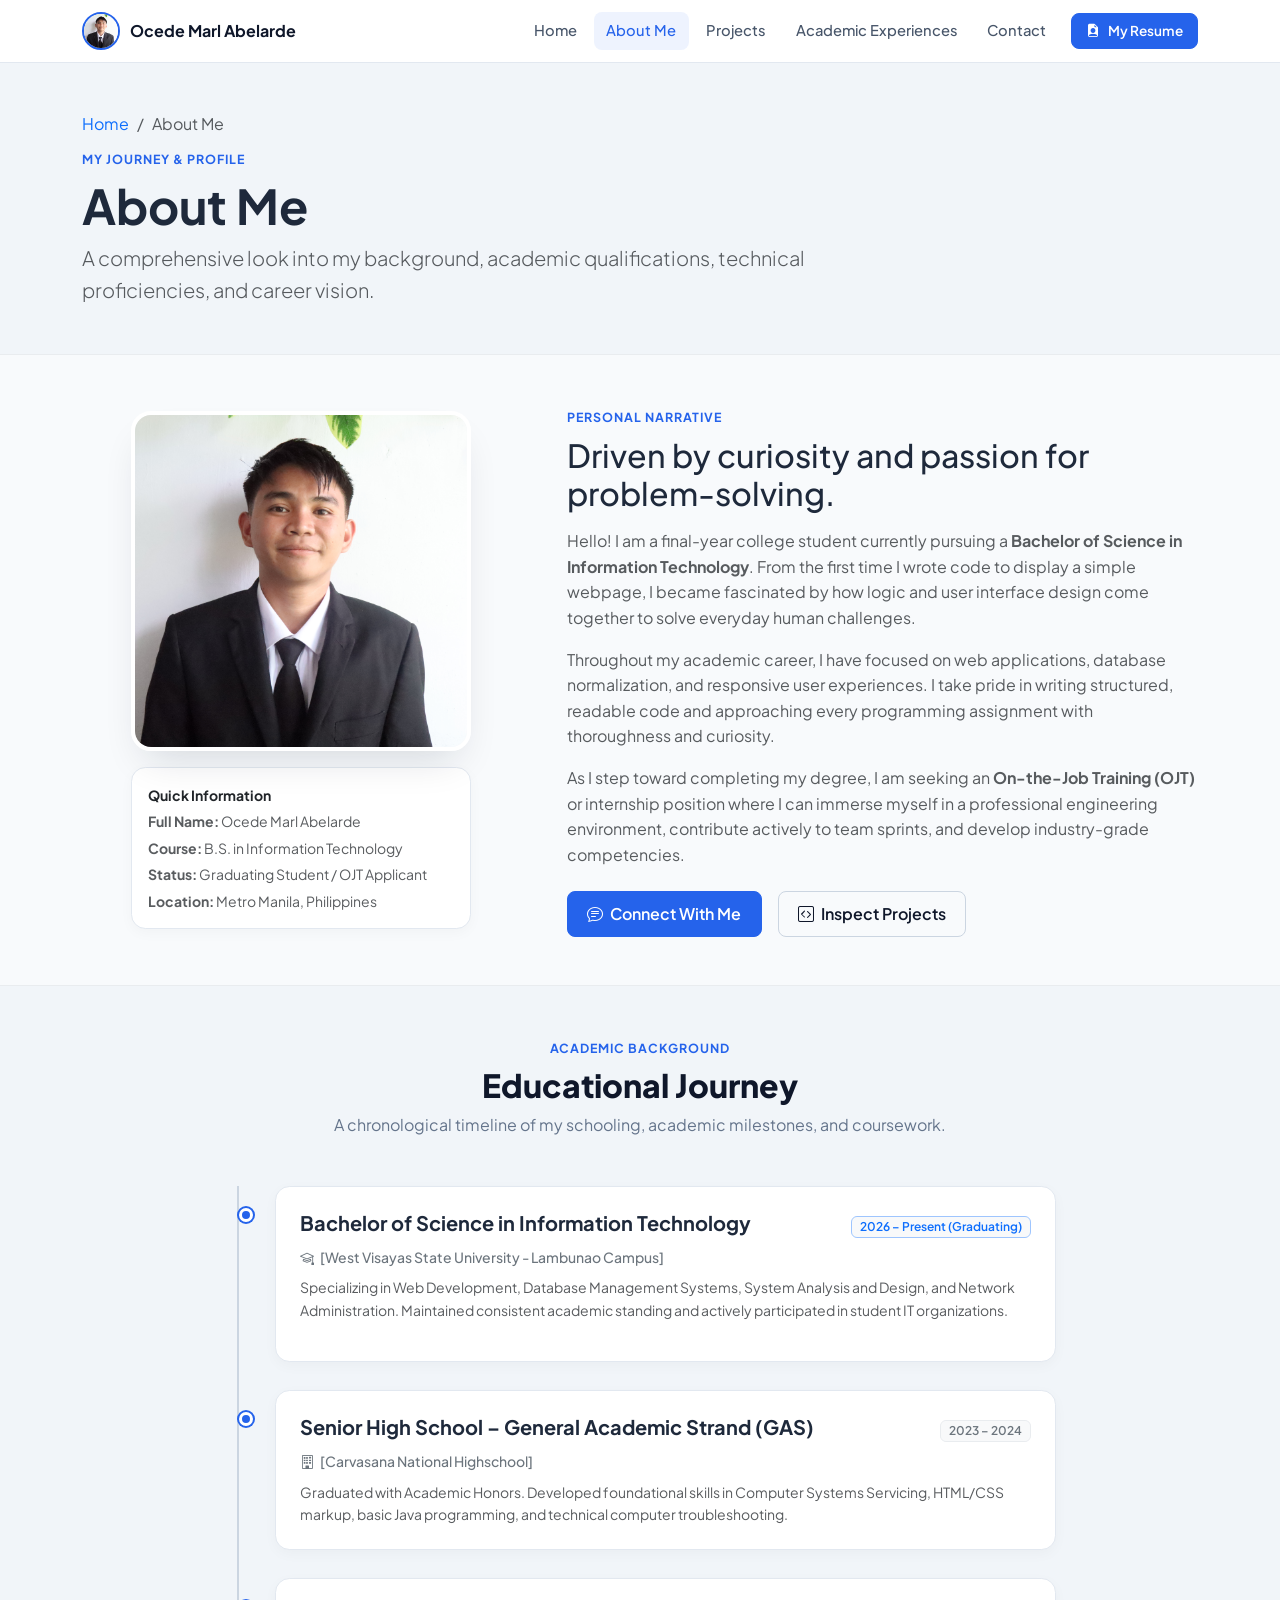
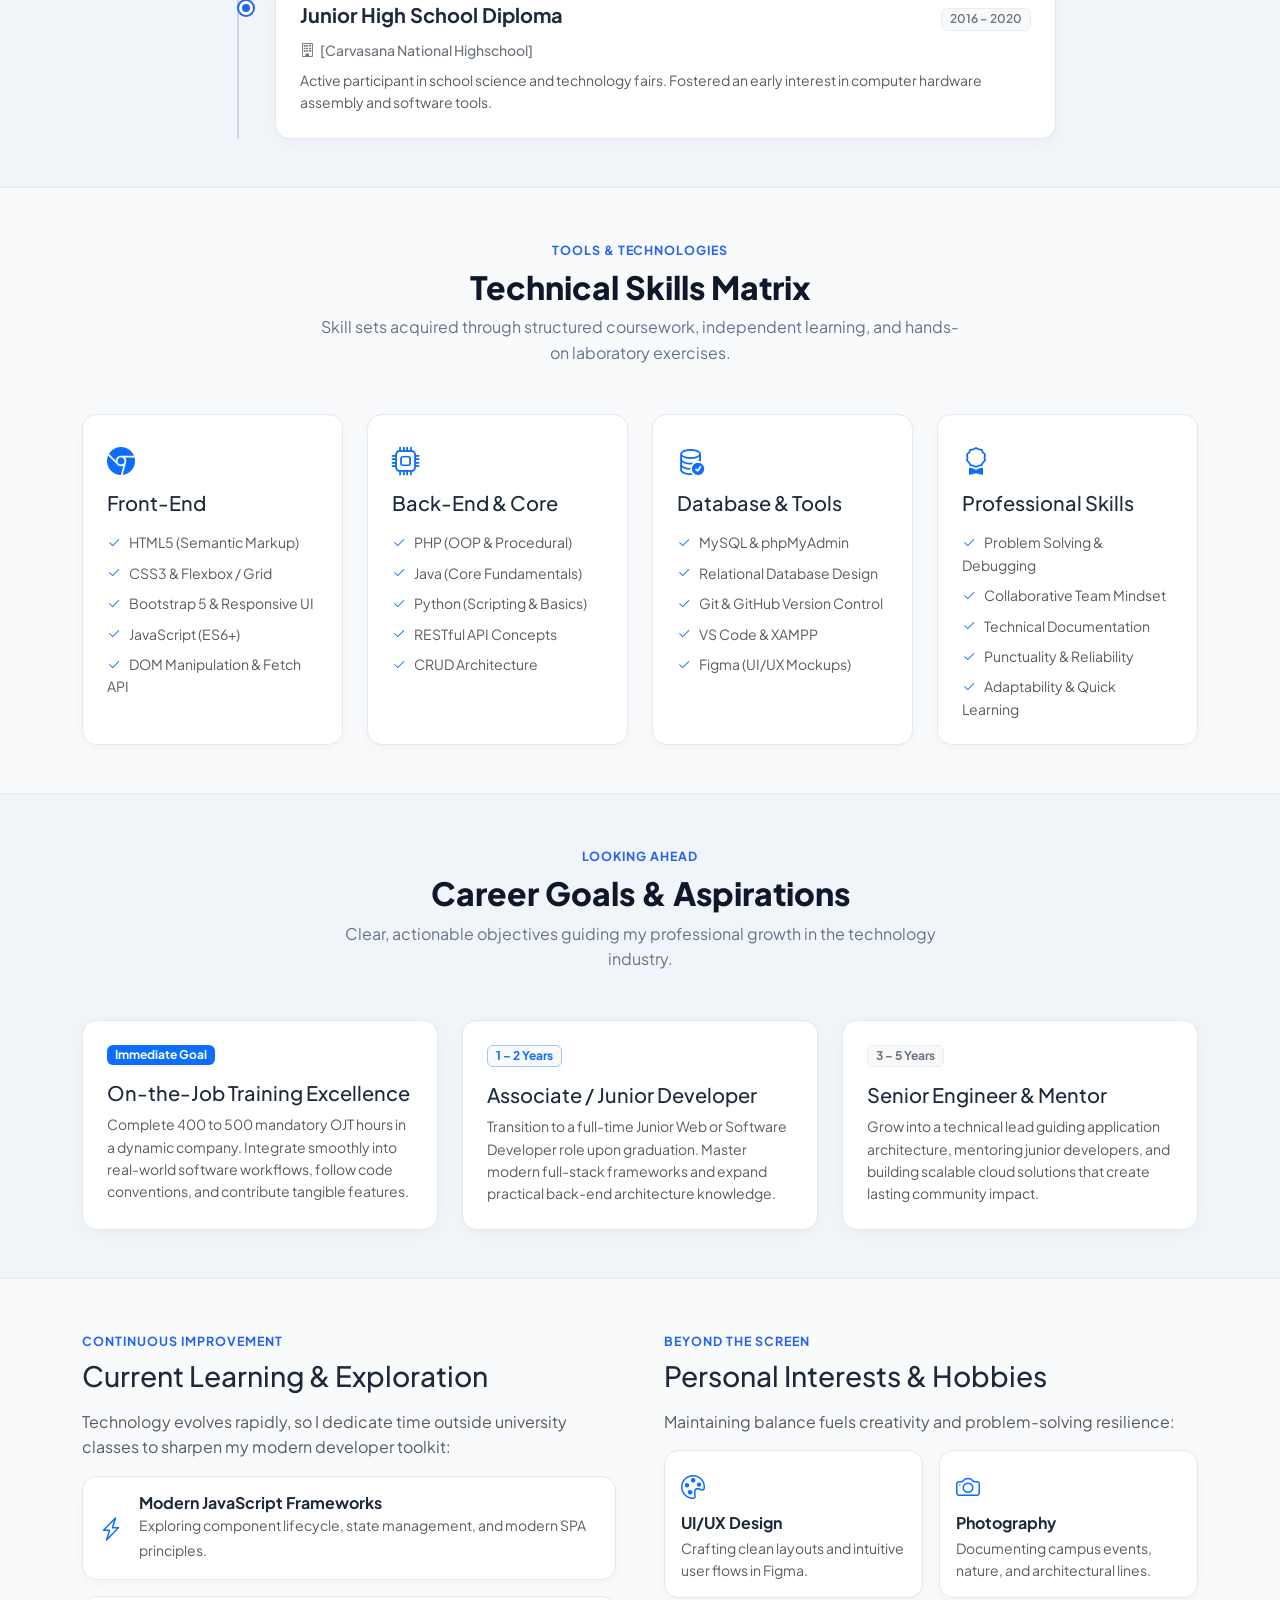
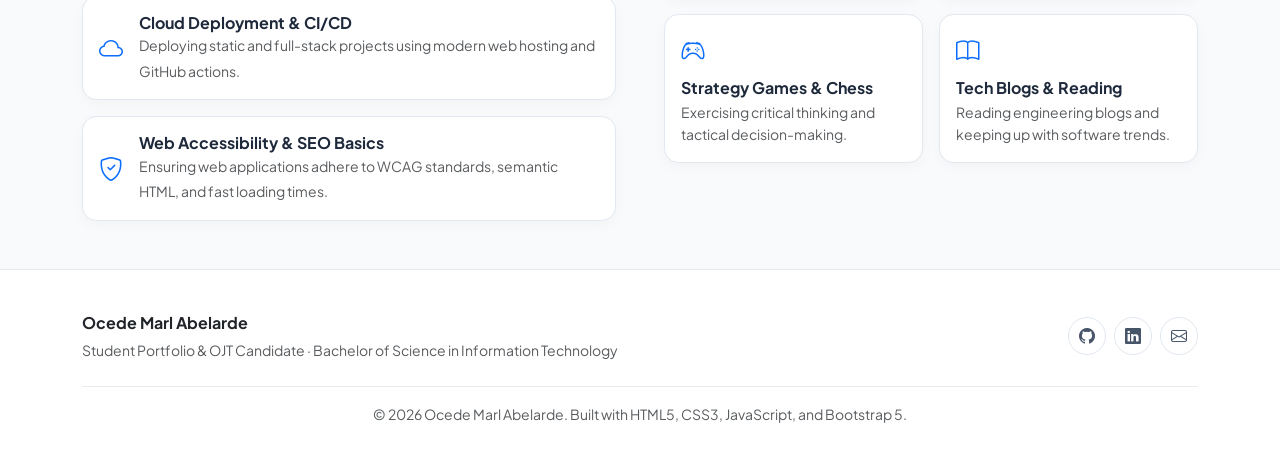
<file: public/about.html>
<!DOCTYPE html>
<html lang="en">
<head>
  <meta charset="UTF-8" />
  <meta name="viewport" content="width=device-width, initial-scale=1.0" />
  
  <!-- EDITABLE: Page Title & Meta -->
  <title>About Me | Ocede Marl Abelarde - Student Portfolio</title>
  <meta name="description" content="Learn about Ocede Marl Abelarde's personal background, educational journey, technical skills, and career goals." />
  <meta property="og:title" content="About Me | Ocede Marl Abelarde" />
  <meta property="og:description" content="Personal background, education, and career aspirations for On-the-Job Training." />
  <meta property="og:type" content="website" />

  <!-- Google Fonts: Plus Jakarta Sans -->
  <link rel="preconnect" href="https://fonts.googleapis.com" />
  <link rel="preconnect" href="https://fonts.gstatic.com" crossorigin />
  <link href="https://fonts.googleapis.com/css2?family=Plus+Jakarta+Sans:wght@400;500;600;700;800&display=swap" rel="stylesheet" />

  <!-- Bootstrap 5 CSS via CDN -->
  <link href="https://cdn.jsdelivr.net/npm/bootstrap@5.3.3/dist/css/bootstrap.min.css" rel="stylesheet" />
  
  <!-- Bootstrap Icons via CDN -->
  <link rel="stylesheet" href="https://cdn.jsdelivr.net/npm/bootstrap-icons@1.11.3/font/bootstrap-icons.min.css" />

  <!-- Custom Stylesheet -->
  <link rel="stylesheet" href="css/styles.css" />
</head>
<body>

  <!-- ==============================================================================
       HEADER / NAVIGATION BAR
       ============================================================================== -->
  <header>
    <nav class="navbar navbar-expand-lg navbar-custom sticky-top">
      <div class="container">
        <!-- Personal Brand Avatar Photo & Name in Header -->
        <a class="navbar-brand-wrapper" href="index.html">
          <img src="IMG_3016 (2).JPG" alt="Ocede Marl Abelarde" class="brand-avatar" />
          <span class="brand-name">Ocede Marl Abelarde</span>
        </a>

        <!-- Mobile Menu Toggle Button -->
        <button class="navbar-toggler border-0 shadow-none" type="button" data-bs-toggle="collapse" data-bs-target="#navbarContent" aria-controls="navbarContent" aria-expanded="false" aria-label="Toggle navigation">
          <i class="bi bi-list fs-2 text-dark"></i>
        </button>

        <!-- Navigation Links -->
        <div class="collapse navbar-collapse" id="navbarContent">
          <ul class="navbar-nav ms-auto mb-2 mb-lg-0 align-items-lg-center gap-1">
            <li class="nav-item">
              <a class="nav-link nav-link-custom" href="index.html">Home</a>
            </li>
            <li class="nav-item">
              <a class="nav-link nav-link-custom active" href="about.html">About Me</a>
            </li>
            <li class="nav-item">
              <a class="nav-link nav-link-custom" href="projects.html">Projects</a>
            </li>
            <li class="nav-item">
              <a class="nav-link nav-link-custom" href="tour.html">Academic Experiences</a>
            </li>
            <li class="nav-item">
              <a class="nav-link nav-link-custom" href="contact.html">Contact</a>
            </li>
            <li class="nav-item ms-lg-2 mt-2 mt-lg-0">
              <a class="btn btn-primary-custom btn-sm-custom" href="resume.html">
                <i class="bi bi-file-earmark-person-fill"></i> My Resume
              </a>
            </li>
          </ul>
        </div>
      </div>
    </nav>
  </header>

  <main>
    <!-- ==============================================================================
         PAGE HEADER
         ============================================================================== -->
    <section class="py-5 bg-subtle-section border-bottom border-light-subtle">
      <div class="container">
        <nav aria-label="breadcrumb">
          <ol class="breadcrumb small mb-2">
            <li class="breadcrumb-item"><a href="index.html">Home</a></li>
            <li class="breadcrumb-item active" aria-current="page">About Me</li>
          </ol>
        </nav>
        <div class="row align-items-center">
          <div class="col-lg-8">
            <span class="section-kicker">My Journey & Profile</span>
            <h1 class="display-5 fw-bold mb-2">About Me</h1>
            <p class="lead text-muted mb-0">
              A comprehensive look into my background, academic qualifications, technical proficiencies, and career vision.
            </p>
          </div>
        </div>
      </div>
    </section>

    <!-- ==============================================================================
         SECTION 1: BIOGRAPHY & PERSONAL BACKGROUND
         ============================================================================== -->
    <section class="py-5">
      <div class="container">
        <div class="row align-items-center g-5">
          <!-- Profile Photo with Details -->
          <div class="col-lg-5 text-center">
            <div class="hero-profile-container mx-auto">
              <!-- EDITABLE: Profile Picture -->
              <img src="IMG_3016 (2).JPG" alt="Ocede Marl Abelarde" class="hero-profile-img" />
              <div class="card-custom p-3 mt-3 text-start">
                <div class="small fw-bold text-dark mb-1">Quick Information</div>
                <div class="small text-muted mb-1">
                  <strong>Full Name:</strong> Ocede Marl Abelarde
                </div>
                <div class="small text-muted mb-1">
                  <strong>Course:</strong> B.S. in Information Technology
                </div>
                <div class="small text-muted mb-1">
                  <strong>Status:</strong> Graduating Student / OJT Applicant
                </div>
                <div class="small text-muted">
                  <strong>Location:</strong> Metro Manila, Philippines
                </div>
              </div>
            </div>
          </div>

          <!-- Biography Narrative -->
          <div class="col-lg-7">
            <span class="section-kicker">Personal Narrative</span>
            <h2 class="h2 mb-3">Driven by curiosity and passion for problem-solving.</h2>
            
            <!-- EDITABLE: Personal Background Description -->
            <p class="text-muted">
              Hello! I am a final-year college student currently pursuing a <strong>Bachelor of Science in Information Technology</strong>. From the first time I wrote code to display a simple webpage, I became fascinated by how logic and user interface design come together to solve everyday human challenges.
            </p>
            <p class="text-muted">
              Throughout my academic career, I have focused on web applications, database normalization, and responsive user experiences. I take pride in writing structured, readable code and approaching every programming assignment with thoroughness and curiosity.
            </p>
            <p class="text-muted">
              As I step toward completing my degree, I am seeking an <strong>On-the-Job Training (OJT)</strong> or internship position where I can immerse myself in a professional engineering environment, contribute actively to team sprints, and develop industry-grade competencies.
            </p>

            <div class="d-flex flex-wrap gap-3 mt-4">
              <a href="contact.html" class="btn btn-primary-custom">
                <i class="bi bi-chat-text"></i> Connect With Me
              </a>
              <a href="projects.html" class="btn btn-outline-custom">
                <i class="bi bi-code-square"></i> Inspect Projects
              </a>
            </div>
          </div>
        </div>
      </div>
    </section>

    <!-- ==============================================================================
         SECTION 2: EDUCATIONAL JOURNEY & TIMELINE
         ============================================================================== -->
    <section class="py-5 bg-subtle-section border-top border-bottom border-light-subtle">
      <div class="container">
        <div class="section-title-wrap text-center mb-5">
          <span class="section-kicker">Academic Background</span>
          <h2 class="section-title">Educational Journey</h2>
          <p class="section-subtitle mx-auto">
            A chronological timeline of my schooling, academic milestones, and coursework.
          </p>
        </div>

        <div class="row justify-content-center">
          <div class="col-lg-9">
            <div class="timeline ps-2">
              
              <!-- College / Tertiary Education -->
              <!-- EDITABLE: College Details -->
              <div class="timeline-item">
                <div class="timeline-dot"></div>
                <div class="card-custom p-4">
                  <div class="d-flex flex-wrap justify-content-between align-items-baseline mb-2">
                    <h3 class="h5 mb-0 fw-bold">Bachelor of Science in Information Technology</h3>
                    <span class="badge bg-light text-primary border border-primary-subtle fw-semibold">2026 – Present (Graduating)</span>
                  </div>
                  <div class="text-secondary fw-medium small mb-2">
                    <i class="bi bi-mortarboard me-1"></i> [West Visayas State University - Lambunao Campus]
                  </div>
                  <p class="small text-muted mb-3">
                    Specializing in Web Development, Database Management Systems, System Analysis and Design, and Network Administration. Maintained consistent academic standing and actively participated in student IT organizations.
                  </p>
                </div>
              </div>

              <!-- Senior High School -->
              <!-- EDITABLE: Senior High School Details -->
              <div class="timeline-item">
                <div class="timeline-dot"></div>
                <div class="card-custom p-4">
                  <div class="d-flex flex-wrap justify-content-between align-items-baseline mb-2">
                    <h3 class="h5 mb-0 fw-bold">Senior High School – General Academic Strand (GAS)</h3>
                    <span class="badge bg-light text-secondary border border-light-subtle fw-semibold">2023 – 2024</span>
                  </div>
                  <div class="text-secondary fw-medium small mb-2">
                    <i class="bi bi-building me-1"></i> [Carvasana National Highschool]
                  </div>
                  <p class="small text-muted mb-0">
                    Graduated with Academic Honors. Developed foundational skills in Computer Systems Servicing, HTML/CSS markup, basic Java programming, and technical computer troubleshooting.
                  </p>
                </div>
              </div>

              <!-- Junior High School -->
              <!-- EDITABLE: Junior High School Details -->
              <div class="timeline-item">
                <div class="timeline-dot"></div>
                <div class="card-custom p-4">
                  <div class="d-flex flex-wrap justify-content-between align-items-baseline mb-2">
                    <h3 class="h5 mb-0 fw-bold">Junior High School Diploma</h3>
                    <span class="badge bg-light text-secondary border border-light-subtle fw-semibold">2016 – 2020</span>
                  </div>
                  <div class="text-secondary fw-medium small mb-2">
                    <i class="bi bi-building me-1"></i> [Carvasana National Highschool]
                  </div>
                  <p class="small text-muted mb-0">
                    Active participant in school science and technology fairs. Fostered an early interest in computer hardware assembly and software tools.
                  </p>
                </div>
              </div>

            </div>
          </div>
        </div>
      </div>
    </section>

    <!-- ==============================================================================
         SECTION 3: TECHNICAL SKILLS MATRIX
         ============================================================================== -->
    <section class="py-5">
      <div class="container">
        <div class="section-title-wrap text-center mb-5">
          <span class="section-kicker">Tools & Technologies</span>
          <h2 class="section-title">Technical Skills Matrix</h2>
          <p class="section-subtitle mx-auto">
            Skill sets acquired through structured coursework, independent learning, and hands-on laboratory exercises.
          </p>
        </div>

        <div class="row g-4">
          <!-- Column 1: Front-End Web -->
          <div class="col-md-6 col-lg-3">
            <div class="card-custom p-4">
              <div class="text-primary fs-3 mb-2"><i class="bi bi-browser-chrome"></i></div>
              <h3 class="h5 mb-3">Front-End</h3>
              <ul class="list-unstyled small text-muted mb-0 d-flex flex-column gap-2">
                <li><i class="bi bi-check2 text-primary me-2"></i>HTML5 (Semantic Markup)</li>
                <li><i class="bi bi-check2 text-primary me-2"></i>CSS3 & Flexbox / Grid</li>
                <li><i class="bi bi-check2 text-primary me-2"></i>Bootstrap 5 & Responsive UI</li>
                <li><i class="bi bi-check2 text-primary me-2"></i>JavaScript (ES6+)</li>
                <li><i class="bi bi-check2 text-primary me-2"></i>DOM Manipulation & Fetch API</li>
              </ul>
            </div>
          </div>

          <!-- Column 2: Back-End & Languages -->
          <div class="col-md-6 col-lg-3">
            <div class="card-custom p-4">
              <div class="text-primary fs-3 mb-2"><i class="bi bi-cpu"></i></div>
              <h3 class="h5 mb-3">Back-End & Core</h3>
              <ul class="list-unstyled small text-muted mb-0 d-flex flex-column gap-2">
                <li><i class="bi bi-check2 text-primary me-2"></i>PHP (OOP & Procedural)</li>
                <li><i class="bi bi-check2 text-primary me-2"></i>Java (Core Fundamentals)</li>
                <li><i class="bi bi-check2 text-primary me-2"></i>Python (Scripting & Basics)</li>
                <li><i class="bi bi-check2 text-primary me-2"></i>RESTful API Concepts</li>
                <li><i class="bi bi-check2 text-primary me-2"></i>CRUD Architecture</li>
              </ul>
            </div>
          </div>

          <!-- Column 3: Databases & Tools -->
          <div class="col-md-6 col-lg-3">
            <div class="card-custom p-4">
              <div class="text-primary fs-3 mb-2"><i class="bi bi-database-check"></i></div>
              <h3 class="h5 mb-3">Database & Tools</h3>
              <ul class="list-unstyled small text-muted mb-0 d-flex flex-column gap-2">
                <li><i class="bi bi-check2 text-primary me-2"></i>MySQL & phpMyAdmin</li>
                <li><i class="bi bi-check2 text-primary me-2"></i>Relational Database Design</li>
                <li><i class="bi bi-check2 text-primary me-2"></i>Git & GitHub Version Control</li>
                <li><i class="bi bi-check2 text-primary me-2"></i>VS Code & XAMPP</li>
                <li><i class="bi bi-check2 text-primary me-2"></i>Figma (UI/UX Mockups)</li>
              </ul>
            </div>
          </div>

          <!-- Column 4: Soft Skills -->
          <div class="col-md-6 col-lg-3">
            <div class="card-custom p-4">
              <div class="text-primary fs-3 mb-2"><i class="bi bi-award"></i></div>
              <h3 class="h5 mb-3">Professional Skills</h3>
              <ul class="list-unstyled small text-muted mb-0 d-flex flex-column gap-2">
                <li><i class="bi bi-check2 text-primary me-2"></i>Problem Solving & Debugging</li>
                <li><i class="bi bi-check2 text-primary me-2"></i>Collaborative Team Mindset</li>
                <li><i class="bi bi-check2 text-primary me-2"></i>Technical Documentation</li>
                <li><i class="bi bi-check2 text-primary me-2"></i>Punctuality & Reliability</li>
                <li><i class="bi bi-check2 text-primary me-2"></i>Adaptability & Quick Learning</li>
              </ul>
            </div>
          </div>
        </div>
      </div>
    </section>

    <!-- ==============================================================================
         SECTION 4: CAREER GOALS & ASPIRATIONS
         ============================================================================== -->
    <section class="py-5 bg-subtle-section border-top border-bottom border-light-subtle">
      <div class="container">
        <div class="section-title-wrap text-center mb-5">
          <span class="section-kicker">Looking Ahead</span>
          <h2 class="section-title">Career Goals & Aspirations</h2>
          <p class="section-subtitle mx-auto">
            Clear, actionable objectives guiding my professional growth in the technology industry.
          </p>
        </div>

        <div class="row g-4">
          <!-- Immediate Goal: OJT -->
          <div class="col-md-4">
            <div class="card-custom p-4">
              <span class="badge bg-primary text-white mb-3 align-self-start">Immediate Goal</span>
              <h3 class="h5 mb-2">On-the-Job Training Excellence</h3>
              <p class="small text-muted mb-0">
                Complete 400 to 500 mandatory OJT hours in a dynamic company. Integrate smoothly into real-world software workflows, follow code conventions, and contribute tangible features.
              </p>
            </div>
          </div>

          <!-- Short-Term Goal -->
          <div class="col-md-4">
            <div class="card-custom p-4">
              <span class="badge bg-light text-primary border border-primary-subtle mb-3 align-self-start">1 – 2 Years</span>
              <h3 class="h5 mb-2">Associate / Junior Developer</h3>
              <p class="small text-muted mb-0">
                Transition to a full-time Junior Web or Software Developer role upon graduation. Master modern full-stack frameworks and expand practical back-end architecture knowledge.
              </p>
            </div>
          </div>

          <!-- Long-Term Vision -->
          <div class="col-md-4">
            <div class="card-custom p-4">
              <span class="badge bg-light text-secondary border border-light-subtle mb-3 align-self-start">3 – 5 Years</span>
              <h3 class="h5 mb-2">Senior Engineer & Mentor</h3>
              <p class="small text-muted mb-0">
                Grow into a technical lead guiding application architecture, mentoring junior developers, and building scalable cloud solutions that create lasting community impact.
              </p>
            </div>
          </div>
        </div>
      </div>
    </section>

    <!-- ==============================================================================
         SECTION 5: PERSONAL INTERESTS & CURRENT LEARNING
         ============================================================================== -->
    <section class="py-5">
      <div class="container">
        <div class="row g-5">
          <!-- Left: Current Learning Focus -->
          <div class="col-lg-6">
            <span class="section-kicker">Continuous Improvement</span>
            <h2 class="h3 mb-3">Current Learning & Exploration</h2>
            <p class="text-muted">
              Technology evolves rapidly, so I dedicate time outside university classes to sharpen my modern developer toolkit:
            </p>
            <div class="card-custom p-3 mb-3">
              <div class="d-flex align-items-center gap-3">
                <i class="bi bi-lightning-charge text-primary fs-4"></i>
                <div>
                  <h4 class="h6 mb-0 fw-bold">Modern JavaScript Frameworks</h4>
                  <small class="text-muted">Exploring component lifecycle, state management, and modern SPA principles.</small>
                </div>
              </div>
            </div>
            <div class="card-custom p-3 mb-3">
              <div class="d-flex align-items-center gap-3">
                <i class="bi bi-cloud text-primary fs-4"></i>
                <div>
                  <h4 class="h6 mb-0 fw-bold">Cloud Deployment & CI/CD</h4>
                  <small class="text-muted">Deploying static and full-stack projects using modern web hosting and GitHub actions.</small>
                </div>
              </div>
            </div>
            <div class="card-custom p-3">
              <div class="d-flex align-items-center gap-3">
                <i class="bi bi-shield-check text-primary fs-4"></i>
                <div>
                  <h4 class="h6 mb-0 fw-bold">Web Accessibility & SEO Basics</h4>
                  <small class="text-muted">Ensuring web applications adhere to WCAG standards, semantic HTML, and fast loading times.</small>
                </div>
              </div>
            </div>
          </div>

          <!-- Right: Personal Interests & Hobbies -->
          <div class="col-lg-6">
            <span class="section-kicker">Beyond The Screen</span>
            <h2 class="h3 mb-3">Personal Interests & Hobbies</h2>
            <p class="text-muted">
              Maintaining balance fuels creativity and problem-solving resilience:
            </p>
            <div class="row g-3">
              <div class="col-sm-6">
                <div class="card-custom p-3">
                  <i class="bi bi-palette text-primary fs-4 mb-2"></i>
                  <h4 class="h6 fw-bold mb-1">UI/UX Design</h4>
                  <p class="small text-muted mb-0">Crafting clean layouts and intuitive user flows in Figma.</p>
                </div>
              </div>
              <div class="col-sm-6">
                <div class="card-custom p-3">
                  <i class="bi bi-camera text-primary fs-4 mb-2"></i>
                  <h4 class="h6 fw-bold mb-1">Photography</h4>
                  <p class="small text-muted mb-0">Documenting campus events, nature, and architectural lines.</p>
                </div>
              </div>
              <div class="col-sm-6">
                <div class="card-custom p-3">
                  <i class="bi bi-controller text-primary fs-4 mb-2"></i>
                  <h4 class="h6 fw-bold mb-1">Strategy Games & Chess</h4>
                  <p class="small text-muted mb-0">Exercising critical thinking and tactical decision-making.</p>
                </div>
              </div>
              <div class="col-sm-6">
                <div class="card-custom p-3">
                  <i class="bi bi-book text-primary fs-4 mb-2"></i>
                  <h4 class="h6 fw-bold mb-1">Tech Blogs & Reading</h4>
                  <p class="small text-muted mb-0">Reading engineering blogs and keeping up with software trends.</p>
                </div>
              </div>
            </div>
          </div>
        </div>
      </div>
    </section>
  </main>

  <!-- ==============================================================================
       FOOTER
       ============================================================================== -->
  <footer class="footer-custom">
    <div class="container">
      <div class="row align-items-center gy-3">
        <div class="col-md-6 text-center text-md-start">
          <div class="fw-bold text-dark mb-1">Ocede Marl Abelarde</div>
          <p class="small text-muted mb-0">
            Student Portfolio & OJT Candidate · Bachelor of Science in Information Technology
          </p>
        </div>
        <div class="col-md-6 text-center text-md-end">
          <div class="d-inline-flex gap-2">
            <a href="https://github.com/abelardeocedemarl07" target="_blank" rel="noopener noreferrer" class="footer-social-link" title="GitHub">
              <i class="bi bi-github"></i>
            </a>
            <a href="https://linkedin.com" target="_blank" rel="noopener noreferrer" class="footer-social-link" title="LinkedIn">
              <i class="bi bi-linkedin"></i>
            </a>
            <a href="mailto:abelardeocedemarl07@gmail.com" class="footer-social-link" title="Send Email">
              <i class="bi bi-envelope"></i>
            </a>
          </div>
        </div>
      </div>
      <div class="border-top border-light-subtle mt-4 pt-3 text-center text-muted small">
        <p class="mb-0">
          &copy; 2026 Ocede Marl Abelarde. Built with HTML5, CSS3, JavaScript, and Bootstrap 5.
        </p>
      </div>
    </div>
  </footer>

  <!-- Back to Top Button -->
  <button id="backToTopBtn" class="btn-back-to-top" title="Back to top" aria-label="Back to top">
    <i class="bi bi-arrow-up"></i>
  </button>

  <!-- Bootstrap 5 JS Bundle via CDN -->
  <script src="https://cdn.jsdelivr.net/npm/bootstrap@5.3.3/dist/js/bootstrap.bundle.min.js"></script>

  <!-- Custom JavaScript -->
  <script src="js/script.js"></script>
</body>
</html>
</file>
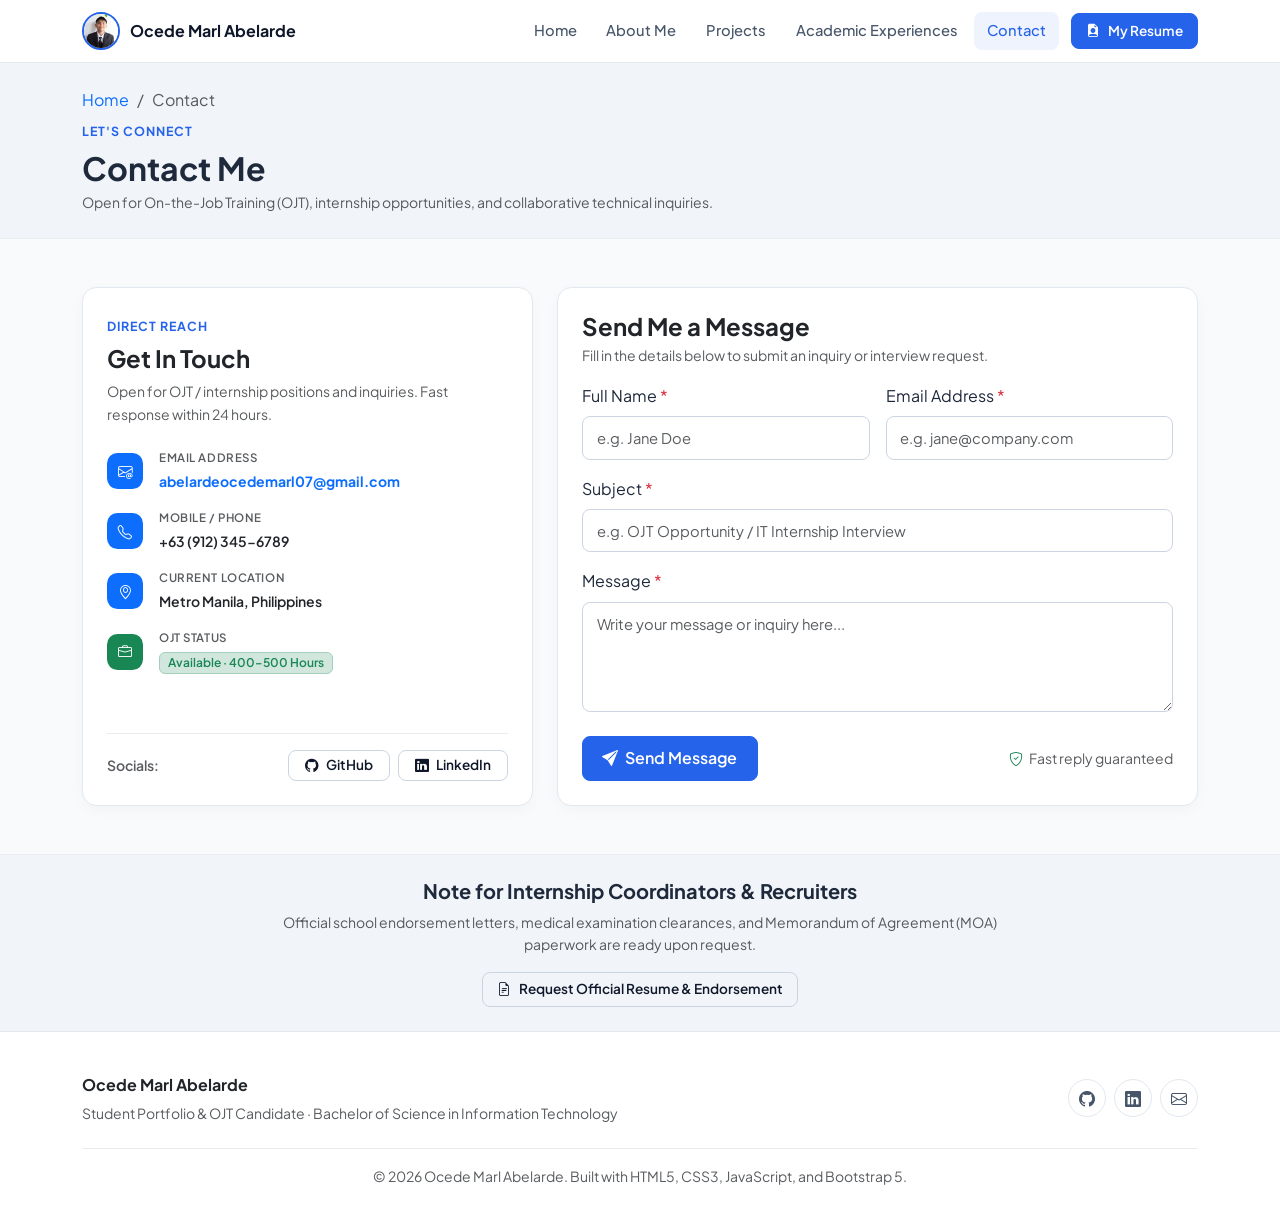
<file: public/contact.html>
<!DOCTYPE html>
<html lang="en">
<head>
  <meta charset="UTF-8" />
  <meta name="viewport" content="width=device-width, initial-scale=1.0" />
  
  <!-- EDITABLE: Page Title & Meta -->
  <title>Contact Me | Ocede Marl Abelarde - Student Portfolio</title>
  <meta name="description" content="Get in touch with Ocede Marl Abelarde for On-the-Job Training (OJT), internship opportunities, academic inquiries, or collaborative projects." />
  <meta property="og:title" content="Contact Me | Ocede Marl Abelarde" />
  <meta property="og:description" content="Reach out regarding OJT opportunities, internships, or web development projects." />
  <meta property="og:type" content="website" />

  <!-- Google Fonts: Plus Jakarta Sans -->
  <link rel="preconnect" href="https://fonts.googleapis.com" />
  <link rel="preconnect" href="https://fonts.gstatic.com" crossorigin />
  <link href="https://fonts.googleapis.com/css2?family=Plus+Jakarta+Sans:wght@400;500;600;700;800&display=swap" rel="stylesheet" />

  <!-- Bootstrap 5 CSS via CDN -->
  <link href="https://cdn.jsdelivr.net/npm/bootstrap@5.3.3/dist/css/bootstrap.min.css" rel="stylesheet" />
  
  <!-- Bootstrap Icons via CDN -->
  <link rel="stylesheet" href="https://cdn.jsdelivr.net/npm/bootstrap-icons@1.11.3/font/bootstrap-icons.min.css" />

  <!-- Custom Stylesheet -->
  <link rel="stylesheet" href="css/styles.css" />
</head>
<body>

  <!-- ==============================================================================
       HEADER / NAVIGATION BAR
       ============================================================================== -->
  <header>
    <nav class="navbar navbar-expand-lg navbar-custom sticky-top">
      <div class="container">
        <!-- Personal Brand Avatar Photo & Name in Header -->
        <a class="navbar-brand-wrapper" href="index.html">
          <img src="IMG_3016 (2).JPG" alt="Ocede Marl Abelarde" class="brand-avatar" />
          <span class="brand-name">Ocede Marl Abelarde</span>
        </a>

        <!-- Mobile Menu Toggle Button -->
        <button class="navbar-toggler border-0 shadow-none" type="button" data-bs-toggle="collapse" data-bs-target="#navbarContent" aria-controls="navbarContent" aria-expanded="false" aria-label="Toggle navigation">
          <i class="bi bi-list fs-2 text-dark"></i>
        </button>

        <!-- Navigation Links -->
        <div class="collapse navbar-collapse" id="navbarContent">
          <ul class="navbar-nav ms-auto mb-2 mb-lg-0 align-items-lg-center gap-1">
            <li class="nav-item">
              <a class="nav-link nav-link-custom" href="index.html">Home</a>
            </li>
            <li class="nav-item">
              <a class="nav-link nav-link-custom" href="about.html">About Me</a>
            </li>
            <li class="nav-item">
              <a class="nav-link nav-link-custom" href="projects.html">Projects</a>
            </li>
            <li class="nav-item">
              <a class="nav-link nav-link-custom" href="tour.html">Academic Experiences</a>
            </li>
            <li class="nav-item">
              <a class="nav-link nav-link-custom active" href="contact.html">Contact</a>
            </li>
            <li class="nav-item ms-lg-2 mt-2 mt-lg-0">
              <a class="btn btn-primary-custom btn-sm-custom" href="resume.html">
                <i class="bi bi-file-earmark-person-fill"></i> My Resume
              </a>
            </li>
          </ul>
        </div>
      </div>
    </nav>
  </header>

  <main>
    <!-- ==============================================================================
         PAGE HEADER
         ============================================================================== -->
    <section class="py-4 bg-subtle-section border-bottom border-light-subtle">
      <div class="container">
        <nav aria-label="breadcrumb">
          <ol class="breadcrumb small mb-1">
            <li class="breadcrumb-item"><a href="index.html">Home</a></li>
            <li class="breadcrumb-item active" aria-current="page">Contact</li>
          </ol>
        </nav>
        <div class="row align-items-center">
          <div class="col-lg-8">
            <span class="section-kicker">Let's Connect</span>
            <h1 class="h2 fw-bold mb-1">Contact Me</h1>
            <p class="text-muted small mb-0">
              Open for On-the-Job Training (OJT), internship opportunities, and collaborative technical inquiries.
            </p>
          </div>
        </div>
      </div>
    </section>

    <!-- ==============================================================================
         CONTACT INFORMATION & FORM SECTION
         ============================================================================== -->
    <section class="py-4 py-lg-5">
      <div class="container">
        <div class="row g-4 align-items-stretch">

          <!-- Left Column: Compact Contact Info Card -->
          <div class="col-lg-5">
            <div class="card-custom p-4 h-100 d-flex flex-column justify-content-between">
              <div>
                <span class="section-kicker">Direct Reach</span>
                <h2 class="h4 fw-bold mb-2 text-dark">Get In Touch</h2>
                <p class="text-muted small mb-4">
                  Open for OJT / internship positions and inquiries. Fast response within 24 hours.
                </p>

                <!-- Compact Contact Items List -->
                <div class="d-flex flex-column gap-3 mb-4">
                  <!-- Email Address -->
                  <!-- EDITABLE: Your Email Address -->
                  <div class="d-flex align-items-center gap-3">
                    <div class="brand-initials bg-primary text-white" style="width: 36px; height: 36px; min-width: 36px; font-size: 0.9rem;">
                      <i class="bi bi-envelope-at"></i>
                    </div>
                    <div class="overflow-hidden">
                      <div class="text-muted fw-semibold" style="font-size: 0.72rem; text-transform: uppercase; letter-spacing: 0.05em;">Email Address</div>
                      <a href="mailto:abelardeocedemarl07@gmail.com" class="text-primary fw-bold small text-break">
                        abelardeocedemarl07@gmail.com
                      </a>
                    </div>
                  </div>

                  <!-- Phone Number -->
                  <!-- EDITABLE: Your Phone Number -->
                  <div class="d-flex align-items-center gap-3">
                    <div class="brand-initials bg-primary text-white" style="width: 36px; height: 36px; min-width: 36px; font-size: 0.9rem;">
                      <i class="bi bi-telephone"></i>
                    </div>
                    <div>
                      <div class="text-muted fw-semibold" style="font-size: 0.72rem; text-transform: uppercase; letter-spacing: 0.05em;">Mobile / Phone</div>
                      <span class="small fw-semibold text-dark">+63 (912) 345-6789</span>
                    </div>
                  </div>

                  <!-- Location -->
                  <!-- EDITABLE: Your Location -->
                  <div class="d-flex align-items-center gap-3">
                    <div class="brand-initials bg-primary text-white" style="width: 36px; height: 36px; min-width: 36px; font-size: 0.9rem;">
                      <i class="bi bi-geo-alt"></i>
                    </div>
                    <div>
                      <div class="text-muted fw-semibold" style="font-size: 0.72rem; text-transform: uppercase; letter-spacing: 0.05em;">Current Location</div>
                      <span class="small fw-semibold text-dark">Metro Manila, Philippines</span>
                    </div>
                  </div>

                  <!-- OJT Availability Status -->
                  <div class="d-flex align-items-center gap-3">
                    <div class="brand-initials bg-success text-white" style="width: 36px; height: 36px; min-width: 36px; font-size: 0.9rem;">
                      <i class="bi bi-briefcase"></i>
                    </div>
                    <div>
                      <div class="text-muted fw-semibold" style="font-size: 0.72rem; text-transform: uppercase; letter-spacing: 0.05em;">OJT Status</div>
                      <span class="badge bg-success-subtle text-success border border-success-subtle fw-semibold">
                        Available · 400–500 Hours
                      </span>
                    </div>
                  </div>
                </div>
              </div>

              <!-- Social Links Integrated at Bottom of Card -->
              <div class="pt-3 border-top border-light-subtle d-flex align-items-center justify-content-between flex-wrap gap-2">
                <span class="small text-muted fw-semibold">Socials:</span>
                <div class="d-flex gap-2">
                  <!-- EDITABLE: GitHub Profile Link -->
                  <a href="https://github.com/abelardeocedemarl07" target="_blank" rel="noopener noreferrer" class="btn btn-outline-custom btn-sm-custom py-1 px-3" title="GitHub">
                    <i class="bi bi-github"></i> GitHub
                  </a>
                  <!-- EDITABLE: LinkedIn Profile Link -->
                  <a href="https://linkedin.com" target="_blank" rel="noopener noreferrer" class="btn btn-outline-custom btn-sm-custom py-1 px-3" title="LinkedIn">
                    <i class="bi bi-linkedin"></i> LinkedIn
                  </a>
                </div>
              </div>
            </div>
          </div>

          <!-- Right Column: Interactive Contact Form -->
          <div class="col-lg-7">
            <div class="card-custom p-4">
              <h2 class="h4 fw-bold mb-1 text-dark">Send Me a Message</h2>
              <p class="small text-muted mb-3">
                Fill in the details below to submit an inquiry or interview request.
              </p>

              <!-- Dynamic Alert Container for Feedback Messages -->
              <div id="formAlertContainer"></div>

              <!-- Contact Form -->
              <form id="contactForm" novalidate>
                <div class="row g-3">
                  <!-- Full Name -->
                  <div class="col-md-6">
                    <label for="contactName" class="form-label">Full Name <span class="text-danger">*</span></label>
                    <input type="text" class="form-control form-custom-control" id="contactName" placeholder="e.g. Jane Doe" required />
                    <div class="invalid-feedback small">
                      Please provide your name.
                    </div>
                  </div>

                  <!-- Email Address -->
                  <div class="col-md-6">
                    <label for="contactEmail" class="form-label">Email Address <span class="text-danger">*</span></label>
                    <input type="email" class="form-control form-custom-control" id="contactEmail" placeholder="e.g. jane@company.com" required />
                    <div class="invalid-feedback small">
                      Please provide a valid email.
                    </div>
                  </div>

                  <!-- Subject -->
                  <div class="col-12">
                    <label for="contactSubject" class="form-label">Subject <span class="text-danger">*</span></label>
                    <input type="text" class="form-control form-custom-control" id="contactSubject" placeholder="e.g. OJT Opportunity / IT Internship Interview" required />
                    <div class="invalid-feedback small">
                      Please enter a subject.
                    </div>
                  </div>

                  <!-- Message -->
                  <div class="col-12">
                    <label for="contactMessage" class="form-label">Message <span class="text-danger">*</span></label>
                    <textarea class="form-control form-custom-control" id="contactMessage" rows="4" placeholder="Write your message or inquiry here..." minlength="10" required></textarea>
                    <div class="invalid-feedback small">
                      Please enter at least 10 characters.
                    </div>
                  </div>

                  <!-- Submit Button -->
                  <div class="col-12 d-flex align-items-center justify-content-between flex-wrap gap-2 pt-2">
                    <button type="submit" class="btn btn-primary-custom">
                      <i class="bi bi-send-fill"></i> Send Message
                    </button>
                    <span class="small text-muted">
                      <i class="bi bi-shield-check text-success me-1"></i> Fast reply guaranteed
                    </span>
                  </div>
                </div>
              </form>
            </div>
          </div>

        </div>
      </div>
    </section>

    <!-- Quick FAQ / OJT Coordinator Note -->
    <section class="py-4 bg-subtle-section border-top border-light-subtle">
      <div class="container">
        <div class="row justify-content-center">
          <div class="col-lg-8 text-center">
            <h3 class="h5 fw-bold mb-2">Note for Internship Coordinators & Recruiters</h3>
            <p class="small text-muted mb-3">
              Official school endorsement letters, medical examination clearances, and Memorandum of Agreement (MOA) paperwork are ready upon request.
            </p>
            <div class="d-inline-flex gap-2">
              <a href="mailto:abelardeocedemarl07@gmail.com?subject=Request%20for%20OJT%20Endorsement%20and%20Resume" class="btn btn-outline-custom btn-sm-custom">
                <i class="bi bi-file-earmark-text"></i> Request Official Resume & Endorsement
              </a>
            </div>
          </div>
        </div>
      </div>
    </section>
  </main>

  <!-- ==============================================================================
       FOOTER
       ============================================================================== -->
  <footer class="footer-custom">
    <div class="container">
      <div class="row align-items-center gy-3">
        <div class="col-md-6 text-center text-md-start">
          <div class="fw-bold text-dark mb-1">Ocede Marl Abelarde</div>
          <p class="small text-muted mb-0">
            Student Portfolio & OJT Candidate · Bachelor of Science in Information Technology
          </p>
        </div>
        <div class="col-md-6 text-center text-md-end">
          <div class="d-inline-flex gap-2">
            <a href="https://github.com/abelardeocedemarl07" target="_blank" rel="noopener noreferrer" class="footer-social-link" title="GitHub">
              <i class="bi bi-github"></i>
            </a>
            <a href="https://linkedin.com" target="_blank" rel="noopener noreferrer" class="footer-social-link" title="LinkedIn">
              <i class="bi bi-linkedin"></i>
            </a>
            <a href="mailto:abelardeocedemarl07@gmail.com" class="footer-social-link" title="Send Email">
              <i class="bi bi-envelope"></i>
            </a>
          </div>
        </div>
      </div>
      <div class="border-top border-light-subtle mt-4 pt-3 text-center text-muted small">
        <p class="mb-0">
          &copy; 2026 Ocede Marl Abelarde. Built with HTML5, CSS3, JavaScript, and Bootstrap 5.
        </p>
      </div>
    </div>
  </footer>

  <!-- Back to Top Button -->
  <button id="backToTopBtn" class="btn-back-to-top" title="Back to top" aria-label="Back to top">
    <i class="bi bi-arrow-up"></i>
  </button>

  <!-- Bootstrap 5 JS Bundle via CDN -->
  <script src="https://cdn.jsdelivr.net/npm/bootstrap@5.3.3/dist/js/bootstrap.bundle.min.js"></script>

  <!-- Custom JavaScript -->
  <script src="js/script.js"></script>
</body>
</html>
</file>
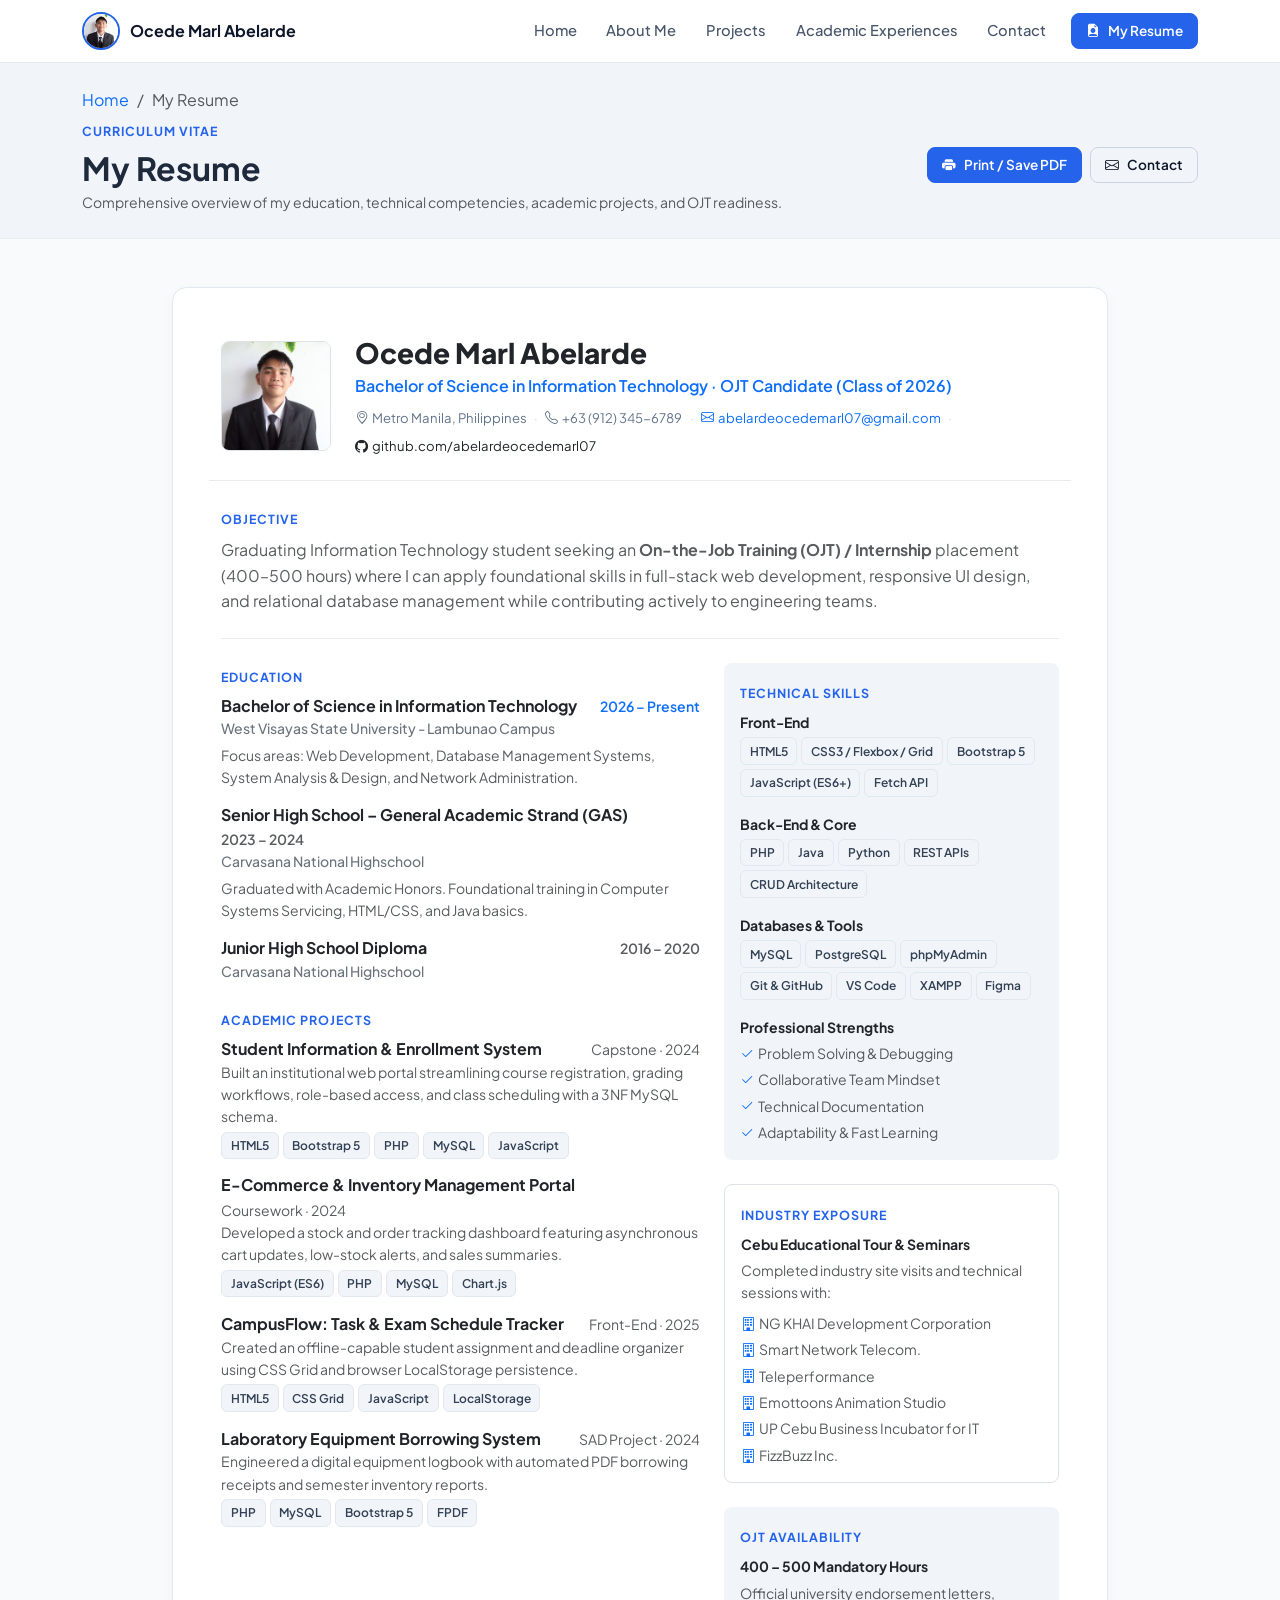
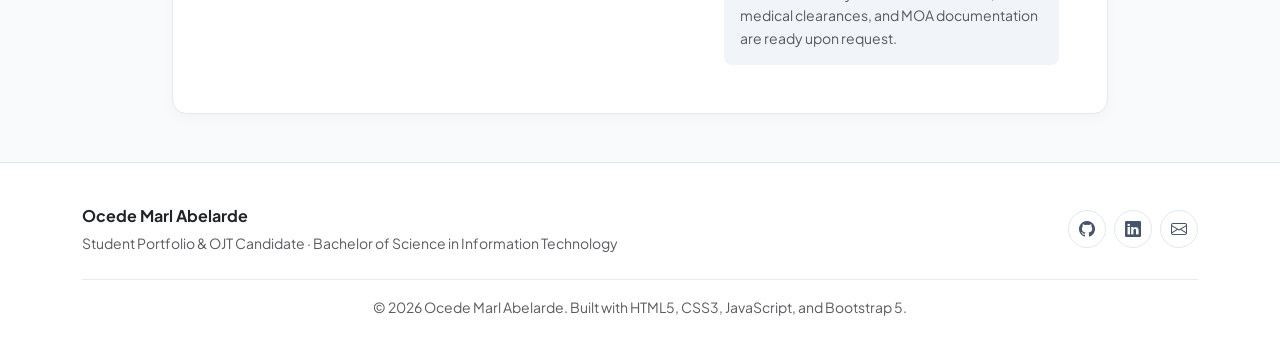
<file: public/resume.html>
<!DOCTYPE html>
<html lang="en">
<head>
  <meta charset="UTF-8" />
  <meta name="viewport" content="width=device-width, initial-scale=1.0" />
  
  <!-- EDITABLE: Page Title & Meta -->
  <title>My Resume | Ocede Marl Abelarde - Student Portfolio</title>
  <meta name="description" content="Curriculum Vitae and Resume of Ocede Marl Abelarde, Bachelor of Science in Information Technology student and OJT candidate." />
  <meta property="og:title" content="My Resume | Ocede Marl Abelarde" />
  <meta property="og:description" content="Education, technical skills, academic projects, and OJT qualifications of Ocede Marl Abelarde." />
  <meta property="og:type" content="website" />

  <!-- Google Fonts: Plus Jakarta Sans -->
  <link rel="preconnect" href="https://fonts.googleapis.com" />
  <link rel="preconnect" href="https://fonts.gstatic.com" crossorigin />
  <link href="https://fonts.googleapis.com/css2?family=Plus+Jakarta+Sans:wght@400;500;600;700;800&display=swap" rel="stylesheet" />

  <!-- Bootstrap 5 CSS via CDN -->
  <link href="https://cdn.jsdelivr.net/npm/bootstrap@5.3.3/dist/css/bootstrap.min.css" rel="stylesheet" />
  
  <!-- Bootstrap Icons via CDN -->
  <link rel="stylesheet" href="https://cdn.jsdelivr.net/npm/bootstrap-icons@1.11.3/font/bootstrap-icons.min.css" />

  <!-- Custom Stylesheet -->
  <link rel="stylesheet" href="css/styles.css" />
</head>
<body>

  <!-- ==============================================================================
       HEADER / NAVIGATION BAR
       ============================================================================== -->
  <header class="no-print">
    <nav class="navbar navbar-expand-lg navbar-custom sticky-top">
      <div class="container">
        <!-- Personal Brand Avatar Photo & Name in Header -->
        <a class="navbar-brand-wrapper" href="index.html">
          <img src="IMG_3016 (2).JPG" alt="Ocede Marl Abelarde" class="brand-avatar" />
          <span class="brand-name">Ocede Marl Abelarde</span>
        </a>

        <!-- Mobile Menu Toggle Button -->
        <button class="navbar-toggler border-0 shadow-none" type="button" data-bs-toggle="collapse" data-bs-target="#navbarContent" aria-controls="navbarContent" aria-expanded="false" aria-label="Toggle navigation">
          <i class="bi bi-list fs-2 text-dark"></i>
        </button>

        <!-- Navigation Links -->
        <div class="collapse navbar-collapse" id="navbarContent">
          <ul class="navbar-nav ms-auto mb-2 mb-lg-0 align-items-lg-center gap-1">
            <li class="nav-item">
              <a class="nav-link nav-link-custom" href="index.html">Home</a>
            </li>
            <li class="nav-item">
              <a class="nav-link nav-link-custom" href="about.html">About Me</a>
            </li>
            <li class="nav-item">
              <a class="nav-link nav-link-custom" href="projects.html">Projects</a>
            </li>
            <li class="nav-item">
              <a class="nav-link nav-link-custom" href="tour.html">Academic Experiences</a>
            </li>
            <li class="nav-item">
              <a class="nav-link nav-link-custom" href="contact.html">Contact</a>
            </li>
            <li class="nav-item ms-lg-2 mt-2 mt-lg-0">
              <a class="btn btn-primary-custom btn-sm-custom" href="resume.html">
                <i class="bi bi-file-earmark-person-fill"></i> My Resume
              </a>
            </li>
          </ul>
        </div>
      </div>
    </nav>
  </header>

  <main>
    <!-- ==============================================================================
         PAGE HEADER
         ============================================================================== -->
    <section class="py-4 bg-subtle-section border-bottom border-light-subtle no-print">
      <div class="container">
        <nav aria-label="breadcrumb">
          <ol class="breadcrumb small mb-1">
            <li class="breadcrumb-item"><a href="index.html">Home</a></li>
            <li class="breadcrumb-item active" aria-current="page">My Resume</li>
          </ol>
        </nav>
        <div class="row align-items-center g-3">
          <div class="col-lg-8">
            <span class="section-kicker">Curriculum Vitae</span>
            <h1 class="h2 fw-bold mb-1">My Resume</h1>
            <p class="text-muted small mb-0">
              Comprehensive overview of my education, technical competencies, academic projects, and OJT readiness.
            </p>
          </div>
          <div class="col-lg-4 text-lg-end">
            <div class="d-inline-flex gap-2">
              <button type="button" class="btn btn-primary-custom btn-sm-custom" onclick="window.print()">
                <i class="bi bi-printer-fill"></i> Print / Save PDF
              </button>
              <a href="contact.html" class="btn btn-outline-custom btn-sm-custom">
                <i class="bi bi-envelope"></i> Contact
              </a>
            </div>
          </div>
        </div>
      </div>
    </section>

    <!-- ==============================================================================
         RESUME DOCUMENT SHEET
         ============================================================================== -->
    <section class="py-4 py-lg-5">
      <div class="container" style="max-width: 960px;">
        <div class="card-custom p-4 p-md-5">

          <!-- Resume Header -->
          <div class="row align-items-center g-4 pb-4 border-bottom border-light-subtle">
            <div class="col-auto">
              <img src="IMG_3016 (2).JPG" alt="Ocede Marl Abelarde" class="rounded-3 border" style="width: 110px; height: 110px; object-fit: cover;" />
            </div>
            <div class="col">
              <h2 class="h3 fw-extrabold mb-1 text-dark">Ocede Marl Abelarde</h2>
              <p class="text-primary fw-semibold mb-2">
                Bachelor of Science in Information Technology · OJT Candidate (Class of 2026)
              </p>
              <div class="meta-unboxed">
                <span><i class="bi bi-geo-alt me-1"></i>Metro Manila, Philippines</span>
                <span class="sep">·</span>
                <span><i class="bi bi-telephone me-1"></i>+63 (912) 345-6789</span>
                <span class="sep">·</span>
                <a href="mailto:abelardeocedemarl07@gmail.com" class="text-primary">
                  <i class="bi bi-envelope me-1"></i>abelardeocedemarl07@gmail.com
                </a>
                <span class="sep">·</span>
                <a href="https://github.com/abelardeocedemarl07" target="_blank" rel="noopener noreferrer" class="text-dark">
                  <i class="bi bi-github me-1"></i>github.com/abelardeocedemarl07
                </a>
              </div>
            </div>
          </div>

          <!-- Career Objective -->
          <div class="py-4 border-bottom border-light-subtle">
            <span class="section-kicker">Objective</span>
            <p class="text-muted mb-0">
              Graduating Information Technology student seeking an <strong>On-the-Job Training (OJT) / Internship</strong> placement (400–500 hours) where I can apply foundational skills in full-stack web development, responsive UI design, and relational database management while contributing actively to engineering teams.
            </p>
          </div>

          <!-- Two-Column Resume Body -->
          <div class="row g-4 pt-4">
            <!-- Left Column: Education & Experience -->
            <div class="col-lg-7">
              <!-- Education -->
              <div class="mb-4">
                <span class="section-kicker">Education</span>
                <div class="mb-3">
                  <div class="d-flex justify-content-between align-items-baseline flex-wrap gap-1">
                    <h3 class="h6 fw-bold text-dark mb-0">Bachelor of Science in Information Technology</h3>
                    <span class="small text-primary fw-semibold">2026 – Present</span>
                  </div>
                  <div class="small text-secondary fw-medium mb-1">West Visayas State University - Lambunao Campus</div>
                  <p class="small text-muted mb-0">
                    Focus areas: Web Development, Database Management Systems, System Analysis &amp; Design, and Network Administration.
                  </p>
                </div>

                <div class="mb-3">
                  <div class="d-flex justify-content-between align-items-baseline flex-wrap gap-1">
                    <h3 class="h6 fw-bold text-dark mb-0">Senior High School – General Academic Strand (GAS)</h3>
                    <span class="small text-muted fw-semibold">2023 – 2024</span>
                  </div>
                  <div class="small text-secondary fw-medium mb-1">Carvasana National Highschool</div>
                  <p class="small text-muted mb-0">
                    Graduated with Academic Honors. Foundational training in Computer Systems Servicing, HTML/CSS, and Java basics.
                  </p>
                </div>

                <div>
                  <div class="d-flex justify-content-between align-items-baseline flex-wrap gap-1">
                    <h3 class="h6 fw-bold text-dark mb-0">Junior High School Diploma</h3>
                    <span class="small text-muted fw-semibold">2016 – 2020</span>
                  </div>
                  <div class="small text-secondary fw-medium">Carvasana National Highschool</div>
                </div>
              </div>

              <!-- Academic Projects -->
              <div class="mb-4">
                <span class="section-kicker">Academic Projects</span>

                <div class="mb-3">
                  <div class="d-flex justify-content-between align-items-baseline flex-wrap gap-1">
                    <h3 class="h6 fw-bold text-dark mb-0">Student Information &amp; Enrollment System</h3>
                    <span class="small text-muted">Capstone · 2024</span>
                  </div>
                  <p class="small text-muted mb-1">
                    Built an institutional web portal streamlining course registration, grading workflows, role-based access, and class scheduling with a 3NF MySQL schema.
                  </p>
                  <div class="d-flex flex-wrap gap-1">
                    <span class="tech-tag">HTML5</span>
                    <span class="tech-tag">Bootstrap 5</span>
                    <span class="tech-tag">PHP</span>
                    <span class="tech-tag">MySQL</span>
                    <span class="tech-tag">JavaScript</span>
                  </div>
                </div>

                <div class="mb-3">
                  <div class="d-flex justify-content-between align-items-baseline flex-wrap gap-1">
                    <h3 class="h6 fw-bold text-dark mb-0">E-Commerce &amp; Inventory Management Portal</h3>
                    <span class="small text-muted">Coursework · 2024</span>
                  </div>
                  <p class="small text-muted mb-1">
                    Developed a stock and order tracking dashboard featuring asynchronous cart updates, low-stock alerts, and sales summaries.
                  </p>
                  <div class="d-flex flex-wrap gap-1">
                    <span class="tech-tag">JavaScript (ES6)</span>
                    <span class="tech-tag">PHP</span>
                    <span class="tech-tag">MySQL</span>
                    <span class="tech-tag">Chart.js</span>
                  </div>
                </div>

                <div class="mb-3">
                  <div class="d-flex justify-content-between align-items-baseline flex-wrap gap-1">
                    <h3 class="h6 fw-bold text-dark mb-0">CampusFlow: Task &amp; Exam Schedule Tracker</h3>
                    <span class="small text-muted">Front-End · 2025</span>
                  </div>
                  <p class="small text-muted mb-1">
                    Created an offline-capable student assignment and deadline organizer using CSS Grid and browser LocalStorage persistence.
                  </p>
                  <div class="d-flex flex-wrap gap-1">
                    <span class="tech-tag">HTML5</span>
                    <span class="tech-tag">CSS Grid</span>
                    <span class="tech-tag">JavaScript</span>
                    <span class="tech-tag">LocalStorage</span>
                  </div>
                </div>

                <div>
                  <div class="d-flex justify-content-between align-items-baseline flex-wrap gap-1">
                    <h3 class="h6 fw-bold text-dark mb-0">Laboratory Equipment Borrowing System</h3>
                    <span class="small text-muted">SAD Project · 2024</span>
                  </div>
                  <p class="small text-muted mb-1">
                    Engineered a digital equipment logbook with automated PDF borrowing receipts and semester inventory reports.
                  </p>
                  <div class="d-flex flex-wrap gap-1">
                    <span class="tech-tag">PHP</span>
                    <span class="tech-tag">MySQL</span>
                    <span class="tech-tag">Bootstrap 5</span>
                    <span class="tech-tag">FPDF</span>
                  </div>
                </div>
              </div>
            </div>

            <!-- Right Column: Skills, Seminars & Readiness -->
            <div class="col-lg-5">
              <!-- Technical Skills -->
              <div class="p-3 bg-subtle-section rounded-3 mb-4">
                <span class="section-kicker">Technical Skills</span>

                <div class="mb-3">
                  <div class="small fw-bold text-dark mb-1">Front-End</div>
                  <div class="d-flex flex-wrap gap-1">
                    <span class="tech-tag">HTML5</span>
                    <span class="tech-tag">CSS3 / Flexbox / Grid</span>
                    <span class="tech-tag">Bootstrap 5</span>
                    <span class="tech-tag">JavaScript (ES6+)</span>
                    <span class="tech-tag">Fetch API</span>
                  </div>
                </div>

                <div class="mb-3">
                  <div class="small fw-bold text-dark mb-1">Back-End &amp; Core</div>
                  <div class="d-flex flex-wrap gap-1">
                    <span class="tech-tag">PHP</span>
                    <span class="tech-tag">Java</span>
                    <span class="tech-tag">Python</span>
                    <span class="tech-tag">REST APIs</span>
                    <span class="tech-tag">CRUD Architecture</span>
                  </div>
                </div>

                <div class="mb-3">
                  <div class="small fw-bold text-dark mb-1">Databases &amp; Tools</div>
                  <div class="d-flex flex-wrap gap-1">
                    <span class="tech-tag">MySQL</span>
                    <span class="tech-tag">PostgreSQL</span>
                    <span class="tech-tag">phpMyAdmin</span>
                    <span class="tech-tag">Git &amp; GitHub</span>
                    <span class="tech-tag">VS Code</span>
                    <span class="tech-tag">XAMPP</span>
                    <span class="tech-tag">Figma</span>
                  </div>
                </div>

                <div>
                  <div class="small fw-bold text-dark mb-1">Professional Strengths</div>
                  <ul class="list-unstyled small text-muted mb-0 d-flex flex-column gap-1">
                    <li><i class="bi bi-check2 text-primary me-1"></i>Problem Solving &amp; Debugging</li>
                    <li><i class="bi bi-check2 text-primary me-1"></i>Collaborative Team Mindset</li>
                    <li><i class="bi bi-check2 text-primary me-1"></i>Technical Documentation</li>
                    <li><i class="bi bi-check2 text-primary me-1"></i>Adaptability &amp; Fast Learning</li>
                  </ul>
                </div>
              </div>

              <!-- Industry Exposure & Seminars -->
              <div class="p-3 border rounded-3 mb-4">
                <span class="section-kicker">Industry Exposure</span>
                <div class="small fw-bold text-dark mb-1">Cebu Educational Tour &amp; Seminars</div>
                <p class="small text-muted mb-2">
                  Completed industry site visits and technical sessions with:
                </p>
                <ul class="list-unstyled small text-muted mb-0 d-flex flex-column gap-1">
                  <li><i class="bi bi-building text-primary me-1"></i>NG KHAI Development Corporation</li>
                  <li><i class="bi bi-building text-primary me-1"></i>Smart Network Telecom.</li>
                  <li><i class="bi bi-building text-primary me-1"></i>Teleperformance</li>
                  <li><i class="bi bi-building text-primary me-1"></i>Emottoons Animation Studio</li>
                  <li><i class="bi bi-building text-primary me-1"></i>UP Cebu Business Incubator for IT</li>
                  <li><i class="bi bi-building text-primary me-1"></i>FizzBuzz Inc.</li>
                </ul>
              </div>

              <!-- OJT Status -->
              <div class="p-3 bg-subtle-section rounded-3">
                <span class="section-kicker">OJT Availability</span>
                <div class="small text-dark fw-bold mb-1">400 – 500 Mandatory Hours</div>
                <p class="small text-muted mb-0">
                  Official university endorsement letters, medical clearances, and MOA documentation are ready upon request.
                </p>
              </div>
            </div>
          </div>

        </div>
      </div>
    </section>
  </main>

  <!-- ==============================================================================
       FOOTER
       ============================================================================== -->
  <footer class="footer-custom no-print">
    <div class="container">
      <div class="row align-items-center gy-3">
        <div class="col-md-6 text-center text-md-start">
          <div class="fw-bold text-dark mb-1">Ocede Marl Abelarde</div>
          <p class="small text-muted mb-0">
            Student Portfolio &amp; OJT Candidate · Bachelor of Science in Information Technology
          </p>
        </div>
        <div class="col-md-6 text-center text-md-end">
          <div class="d-inline-flex gap-2">
            <a href="https://github.com/abelardeocedemarl07" target="_blank" rel="noopener noreferrer" class="footer-social-link" title="GitHub">
              <i class="bi bi-github"></i>
            </a>
            <a href="https://linkedin.com" target="_blank" rel="noopener noreferrer" class="footer-social-link" title="LinkedIn">
              <i class="bi bi-linkedin"></i>
            </a>
            <a href="mailto:abelardeocedemarl07@gmail.com" class="footer-social-link" title="Send Email">
              <i class="bi bi-envelope"></i>
            </a>
          </div>
        </div>
      </div>
      <div class="border-top border-light-subtle mt-4 pt-3 text-center text-muted small">
        <p class="mb-0">
          &copy; 2026 Ocede Marl Abelarde. Built with HTML5, CSS3, JavaScript, and Bootstrap 5.
        </p>
      </div>
    </div>
  </footer>

  <!-- Back to Top Button -->
  <button id="backToTopBtn" class="btn-back-to-top no-print" title="Back to top" aria-label="Back to top">
    <i class="bi bi-arrow-up"></i>
  </button>

  <!-- Bootstrap 5 JS Bundle via CDN -->
  <script src="https://cdn.jsdelivr.net/npm/bootstrap@5.3.3/dist/js/bootstrap.bundle.min.js"></script>

  <!-- Custom JavaScript -->
  <script src="js/script.js"></script>
</body>
</html>
</file>
<file: public/css/styles.css>
:root {
  --color-primary: #0f172a;
  --color-accent: #2563eb;
  --color-accent-hover: #1d4ed8;
  --color-bg-body: #f8fafc;
  --color-surface: #ffffff;
  --color-border: #e2e8f0;
  --font-family-base: 'Plus Jakarta Sans', sans-serif;
}

body {
  font-family: var(--font-family-base);
  background-color: var(--color-bg-body);
  color: #1e293b;
  line-height: 1.6;
}

a {
  text-decoration: none;
}

.fw-extrabold {
  font-weight: 800;
}

.text-balance {
  text-wrap: balance;
}

/* Navbar */
.navbar-custom {
  background-color: rgba(255, 255, 255, 0.94);
  backdrop-filter: blur(10px);
  border-bottom: 1px solid var(--color-border);
  padding: 0.75rem 0;
}

.navbar-brand-wrapper {
  display: inline-flex;
  align-items: center;
  gap: 0.65rem;
  color: var(--color-primary);
  font-weight: 700;
}

.brand-avatar {
  width: 38px;
  height: 38px;
  border-radius: 50%;
  object-fit: cover;
  border: 2px solid var(--color-accent);
}

.brand-name {
  font-size: 1rem;
  font-weight: 700;
  color: var(--color-primary);
}

.nav-link-custom {
  color: #475569 !important;
  font-weight: 500;
  font-size: 0.92rem;
  padding: 0.45rem 0.8rem !important;
  border-radius: 0.5rem;
  transition: color 0.15s ease, background-color 0.15s ease;
}

.nav-link-custom:hover,
.nav-link-custom.active {
  color: var(--color-accent) !important;
  background-color: rgba(37, 99, 235, 0.08);
}

/* Buttons */
.btn-primary-custom {
  background-color: var(--color-accent);
  border-color: var(--color-accent);
  color: #ffffff;
  font-weight: 600;
  border-radius: 0.5rem;
  padding: 0.6rem 1.2rem;
  display: inline-flex;
  align-items: center;
  gap: 0.45rem;
  transition: all 0.2s ease;
}

.btn-primary-custom:hover,
.btn-primary-custom:focus {
  background-color: var(--color-accent-hover);
  border-color: var(--color-accent-hover);
  color: #ffffff;
}

.btn-outline-custom {
  background-color: transparent;
  border: 1px solid #cbd5e1;
  color: var(--color-primary);
  font-weight: 600;
  border-radius: 0.5rem;
  padding: 0.6rem 1.2rem;
  display: inline-flex;
  align-items: center;
  gap: 0.45rem;
  transition: all 0.2s ease;
}

.btn-outline-custom:hover,
.btn-outline-custom:focus {
  border-color: var(--color-accent);
  color: var(--color-accent);
  background-color: rgba(37, 99, 235, 0.04);
}

.btn-sm-custom {
  padding: 0.42rem 0.9rem;
  font-size: 0.85rem;
}

/* Sections & Typography */
.bg-subtle-section {
  background-color: #f1f5f9;
}

.section-kicker {
  display: inline-block;
  font-size: 0.78rem;
  font-weight: 700;
  text-transform: uppercase;
  letter-spacing: 0.08em;
  color: var(--color-accent);
  margin-bottom: 0.45rem;
}

.section-title {
  font-weight: 800;
  color: var(--color-primary);
}

.section-subtitle {
  max-width: 640px;
  color: #64748b;
}

/* Hero */
.hero-section {
  padding: 4.5rem 0;
}

.hero-profile-container {
  position: relative;
  display: inline-block;
  max-width: 340px;
  width: 100%;
}

.hero-profile-img {
  width: 100%;
  aspect-ratio: 1 / 1;
  object-fit: cover;
  border-radius: 1.25rem;
  box-shadow: 0 20px 40px -15px rgba(15, 23, 42, 0.16);
  border: 4px solid #ffffff;
}

.hero-status-badge {
  position: absolute;
  bottom: -12px;
  left: 50%;
  transform: translateX(-50%);
  background-color: #ffffff;
  border: 1px solid var(--color-border);
  border-radius: 999px;
  padding: 0.4rem 0.95rem;
  font-size: 0.8rem;
  font-weight: 600;
  color: var(--color-primary);
  display: inline-flex;
  align-items: center;
  gap: 0.45rem;
  white-space: nowrap;
  box-shadow: 0 8px 20px rgba(15, 23, 42, 0.08);
}

.status-indicator {
  width: 9px;
  height: 9px;
  border-radius: 50%;
  background-color: #16a34a;
  display: inline-block;
}

/* Cards */
.card-custom {
  background-color: var(--color-surface);
  border: 1px solid var(--color-border);
  border-radius: 0.9rem;
  overflow: hidden;
  display: flex;
  flex-direction: column;
  box-shadow: 0 4px 14px rgba(15, 23, 42, 0.03);
  transition: transform 0.2s ease, box-shadow 0.2s ease;
}

.row > [class*="col-"] > .card-custom:only-child {
  height: 100%;
}

.card-custom:hover {
  transform: translateY(-2px);
  box-shadow: 0 12px 24px rgba(15, 23, 42, 0.06);
}

.card-img-holder {
  width: 100%;
  height: 240px;
  overflow: hidden;
  background-color: #e2e8f0;
}

.card-img-holder img {
  width: 100%;
  height: 100%;
  object-fit: cover;
  display: block;
}

.card-custom-body {
  padding: 1.5rem;
  display: flex;
  flex-direction: column;
  flex: 1 1 auto;
}

.brand-initials {
  width: 44px;
  height: 44px;
  border-radius: 0.65rem;
  display: inline-flex;
  align-items: center;
  justify-content: center;
  font-size: 1.2rem;
}

/* Metadata & Tags */
.meta-unboxed {
  display: flex;
  flex-wrap: wrap;
  align-items: center;
  gap: 0.45rem;
  font-size: 0.82rem;
  color: #64748b;
}

.meta-unboxed .sep {
  color: #cbd5e1;
}

.tech-tag {
  display: inline-block;
  font-size: 0.75rem;
  font-weight: 600;
  padding: 0.2rem 0.55rem;
  border-radius: 0.375rem;
  background-color: #f1f5f9;
  color: #334155;
  border: 1px solid #e2e8f0;
}

/* Timeline */
.timeline {
  position: relative;
  border-left: 2px solid #cbd5e1;
  margin-left: 0.75rem;
}

.timeline-item {
  position: relative;
  padding-left: 1.75rem;
  margin-bottom: 1.75rem;
}

.timeline-item:last-child {
  margin-bottom: 0;
}

.timeline-dot {
  position: absolute;
  left: -8px;
  top: 1.4rem;
  width: 14px;
  height: 14px;
  border-radius: 50%;
  background-color: var(--color-accent);
  border: 3px solid #ffffff;
  box-shadow: 0 0 0 2px var(--color-accent);
}

/* Forms & Modals */
.form-custom-control {
  border-color: #cbd5e1;
  border-radius: 0.5rem;
  padding: 0.6rem 0.85rem;
  font-size: 0.92rem;
}

.form-custom-control:focus {
  border-color: var(--color-accent);
  box-shadow: 0 0 0 0.2rem rgba(37, 99, 235, 0.15);
}

.modal-custom .modal-content {
  border: 1px solid var(--color-border);
  border-radius: 1rem;
  overflow: hidden;
}

.preview-screen-wrapper {
  border-radius: 0.75rem;
  overflow: hidden;
  border: 1px solid var(--color-border);
}

/* Footer & Back to Top */
.footer-custom {
  background-color: #ffffff;
  border-top: 1px solid var(--color-border);
  padding: 2.5rem 0 1.75rem;
}

.footer-social-link {
  width: 38px;
  height: 38px;
  border-radius: 50%;
  border: 1px solid var(--color-border);
  display: inline-flex;
  align-items: center;
  justify-content: center;
  color: #475569;
  transition: all 0.2s ease;
}

.footer-social-link:hover {
  color: var(--color-accent);
  border-color: var(--color-accent);
  background-color: rgba(37, 99, 235, 0.06);
}

.btn-back-to-top {
  position: fixed;
  bottom: 1.5rem;
  right: 1.5rem;
  width: 42px;
  height: 42px;
  border-radius: 50%;
  border: none;
  background-color: var(--color-accent);
  color: #ffffff;
  display: none;
  align-items: center;
  justify-content: center;
  box-shadow: 0 8px 20px rgba(37, 99, 235, 0.3);
  cursor: pointer;
  z-index: 1040;
}

.btn-back-to-top.show {
  display: inline-flex;
}

@media print {
  .no-print {
    display: none !important;
  }

  body {
    background-color: #ffffff;
  }

  .card-custom {
    border: none;
    box-shadow: none;
  }
}
</file>
